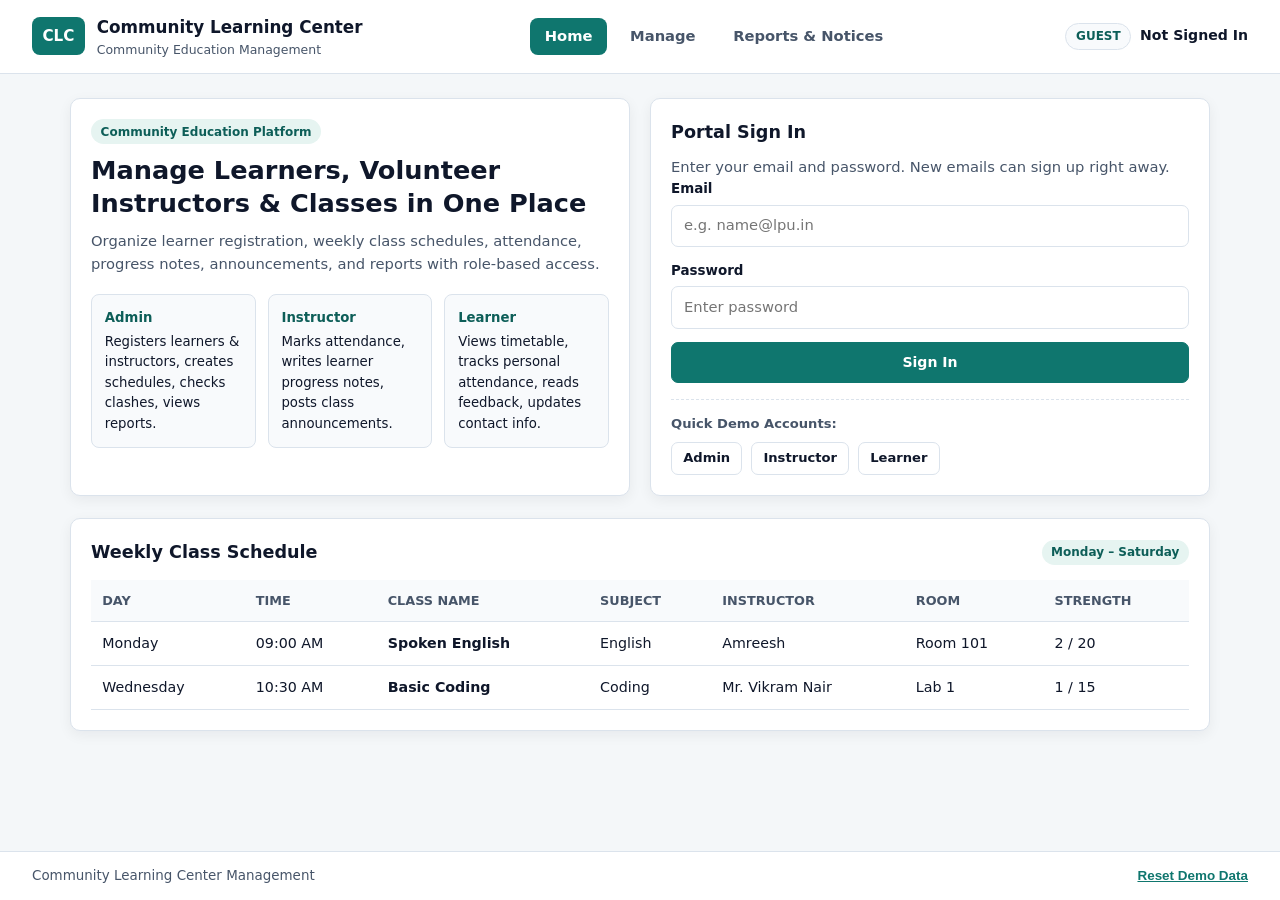
<file: index.html>
<!DOCTYPE html>
<html lang="en">
<head>
  <meta charset="UTF-8">
  <meta name="viewport" content="width=device-width, initial-scale=1.0">
  <title>Home | Community Learning Center</title>
  <link rel="stylesheet" href="style.css">
</head>
<body data-role="guest">
  <header class="topbar">
    <div class="brand">
      <span class="brand-badge">CLC</span>
      <div>
        <h1>Community Learning Center</h1>
        <p>Community Education Management</p>
      </div>
    </div>
    <nav class="nav-links">
      <a href="index.html" class="nav-link active">Home</a>
      <a href="manage.html" class="nav-link">Manage</a>
      <a href="reports.html" class="nav-link">Reports &amp; Notices</a>
    </nav>
    <div class="user-box">
      <span id="nav-user-badge" class="role-badge">Guest</span>
      <span id="nav-user-name" class="user-name">Not Signed In</span>
      <button id="btn-logout" type="button" class="btn btn-sm btn-outline auth-only" onclick="logoutUser()">Logout</button>
    </div>
  </header>

  <main id="page-home" class="container">
    <div id="toast-msg" class="toast no-print" style="display: none;"></div>

    <section class="guest-only">
      <div class="grid-2 hero-grid">
        <article class="card hero-card">
          <span class="pill">Community Education Platform</span>
          <h2>Manage Learners, Volunteer Instructors &amp; Classes in One Place</h2>
          <p class="muted">
            Organize learner registration, weekly class schedules, attendance,
            progress notes, announcements, and reports with role-based access.
          </p>
          <div class="role-summary-grid">
            <div class="mini-box">
              <strong>Admin</strong>
              <p>Registers learners &amp; instructors, creates schedules, checks clashes, views reports.</p>
            </div>
            <div class="mini-box">
              <strong>Instructor</strong>
              <p>Marks attendance, writes learner progress notes, posts class announcements.</p>
            </div>
            <div class="mini-box">
              <strong>Learner</strong>
              <p>Views timetable, tracks personal attendance, reads feedback, updates contact info.</p>
            </div>
          </div>
        </article>

        <article class="card auth-card">
          <h3>Portal Sign In</h3>
          <p class="muted">Enter your email and password. New emails can sign up right away.</p>

          <form id="login-form" onsubmit="handleLogin(event)">
            <div class="form-group">
              <label for="login-email">Email</label>
              <input type="email" id="login-email" placeholder="e.g. name@lpu.in" required>
            </div>
            <div class="form-group">
              <label for="login-password">Password</label>
              <input type="password" id="login-password" placeholder="Enter password" required>
            </div>
            <button id="login-submit-btn" type="submit" class="btn btn-primary btn-full">Sign In</button>
          </form>

          <form id="signup-step" class="signup-box" style="display: none;" onsubmit="completeSignup(event)">
            <p class="small-label">Email not found — choose a role to sign up (<span id="signup-email-label"></span>):</p>
            <div class="form-group">
              <label for="signup-name">Full Name</label>
              <input type="text" id="signup-name" placeholder="Enter your full name" required>
            </div>
            <div class="form-group">
              <label for="signup-role">Select Role</label>
              <select id="signup-role" required>
                <option value="learner">Learner</option>
                <option value="instructor">Volunteer Instructor</option>
                <option value="admin">Admin</option>
              </select>
            </div>
            <div class="btn-row">
              <button type="submit" class="btn btn-primary">Sign Up &amp; Sign In</button>
              <button type="button" class="btn btn-outline" onclick="cancelSignup()">Back</button>
            </div>
          </form>

          <div class="demo-login-box">
            <p class="small-label">Quick Demo Accounts:</p>
            <div class="btn-row">
              <button type="button" class="btn btn-sm btn-outline" onclick="quickLogin('iona@lpu.in')">Admin</button>
              <button type="button" class="btn btn-sm btn-outline" onclick="quickLogin('amreesh@lpu.in')">Instructor</button>
              <button type="button" class="btn btn-sm btn-outline" onclick="quickLogin('devika@lpu.in')">Learner</button>
            </div>
          </div>
        </article>
      </div>
    </section>

    <section class="auth-only">
      <div class="page-head">
        <div>
          <h2>Dashboard Overview</h2>
          <p id="dash-greeting" class="muted">Welcome to the portal.</p>
        </div>
        <div class="btn-row">
          <a href="manage.html" class="btn btn-primary">Open Manage Workspace</a>
          <a href="reports.html" class="btn btn-outline">View Reports &amp; Notices</a>
        </div>
      </div>

      <div class="grid-4 stats-grid">
        <div class="stat-card">
          <div id="stat-1-val" class="stat-val">0</div>
          <div id="stat-1-lbl" class="stat-lbl">Learners</div>
        </div>
        <div class="stat-card">
          <div id="stat-2-val" class="stat-val">0</div>
          <div id="stat-2-lbl" class="stat-lbl">Volunteer Instructors</div>
        </div>
        <div class="stat-card">
          <div id="stat-3-val" class="stat-val">0</div>
          <div id="stat-3-lbl" class="stat-lbl">Active Classes</div>
        </div>
        <div class="stat-card">
          <div id="stat-4-val" class="stat-val">0</div>
          <div id="stat-4-lbl" class="stat-lbl">Announcements</div>
        </div>
      </div>
    </section>

    <section class="learner-only card section-gap">
      <h3>Update My Contact Profile</h3>
      <form id="profile-form" class="grid-4 form-inline-grid" onsubmit="saveLearnerProfile(event)">
        <div class="form-group">
          <label for="prof-name">Full Name</label>
          <input type="text" id="prof-name" required>
        </div>
        <div class="form-group">
          <label for="prof-email">Email</label>
          <input type="email" id="prof-email" required>
        </div>
        <div class="form-group">
          <label for="prof-phone">10-Digit Phone</label>
          <input type="tel" id="prof-phone" pattern="[0-9]{10}" required>
        </div>
        <div class="form-group">
          <label for="prof-address">Address / Area</label>
          <input type="text" id="prof-address" required>
        </div>
        <div class="form-actions">
          <button type="submit" class="btn btn-primary">Save Changes</button>
        </div>
      </form>
    </section>

    <section class="card section-gap">
      <div class="card-head">
        <h3>Weekly Class Schedule</h3>
        <span class="pill">Monday – Saturday</span>
      </div>
      <div class="table-wrap">
        <table>
          <thead>
            <tr>
              <th>Day</th>
              <th>Time</th>
              <th>Class Name</th>
              <th>Subject</th>
              <th>Instructor</th>
              <th>Room</th>
              <th>Strength</th>
            </tr>
          </thead>
          <tbody id="home-schedule-tbody"></tbody>
        </table>
      </div>
    </section>
  </main>

  <footer class="footer">
    <p>Community Learning Center Management</p>
    <button type="button" class="link-btn" onclick="resetDemoData()">Reset Demo Data</button>
  </footer>

  <script src="script.js"></script>
</body>
</html>
</file>
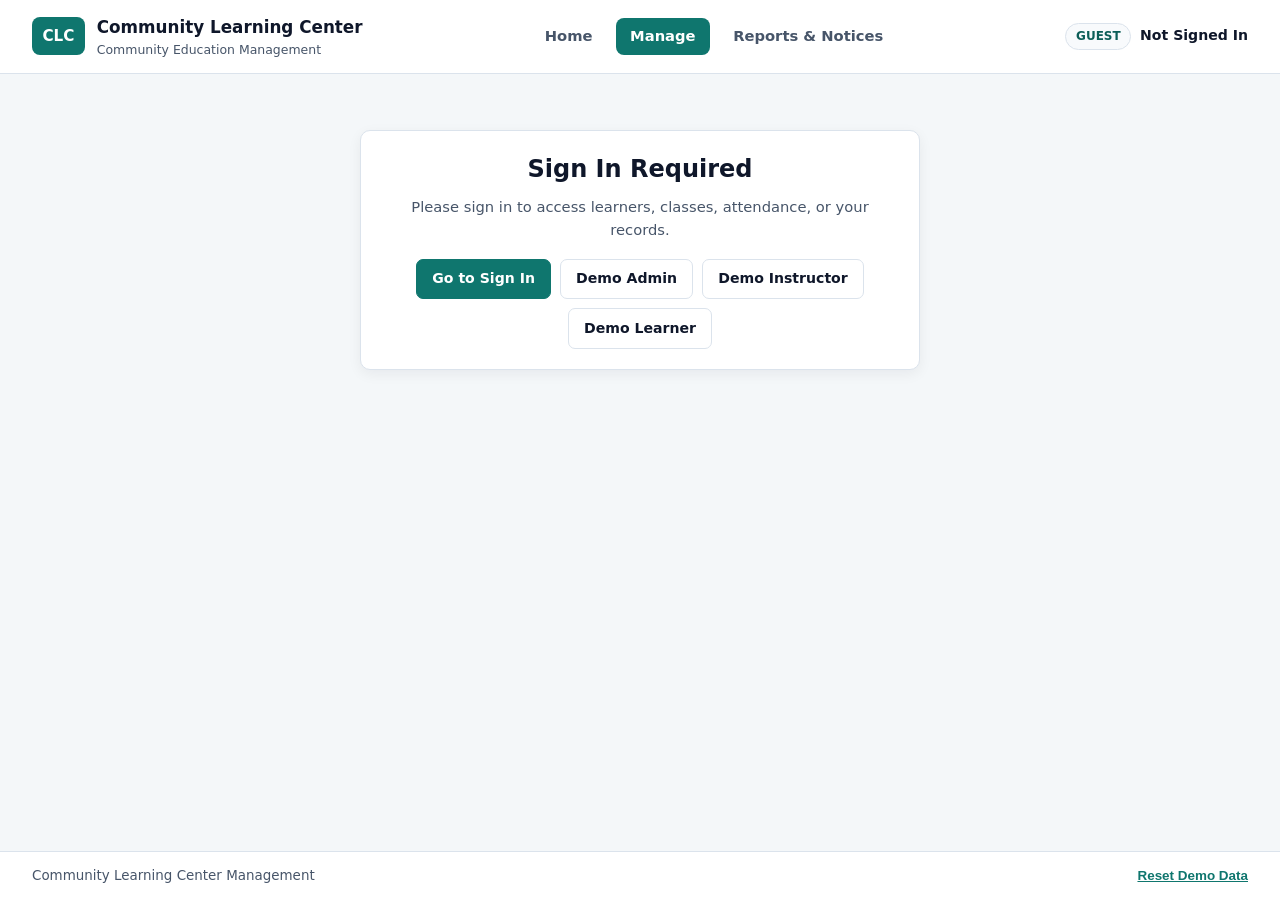
<file: manage.html>
<!DOCTYPE html>
<html lang="en">
<head>
  <meta charset="UTF-8">
  <meta name="viewport" content="width=device-width, initial-scale=1.0">
  <title>Manage | Community Learning Center</title>
  <link rel="stylesheet" href="style.css">
</head>
<body data-role="guest">
  <header class="topbar">
    <div class="brand">
      <span class="brand-badge">CLC</span>
      <div>
        <h1>Community Learning Center</h1>
        <p>Community Education Management</p>
      </div>
    </div>
    <nav class="nav-links">
      <a href="index.html" class="nav-link">Home</a>
      <a href="manage.html" class="nav-link active">Manage</a>
      <a href="reports.html" class="nav-link">Reports &amp; Notices</a>
    </nav>
    <div class="user-box">
      <span id="nav-user-badge" class="role-badge">Guest</span>
      <span id="nav-user-name" class="user-name">Not Signed In</span>
      <button id="btn-logout" type="button" class="btn btn-sm btn-outline auth-only" onclick="logoutUser()">Logout</button>
    </div>
  </header>

  <main id="page-manage" class="container">
    <div id="toast-msg" class="toast no-print" style="display: none;"></div>

    <section class="guest-only card center-box">
      <h2>Sign In Required</h2>
      <p class="muted">Please sign in to access learners, classes, attendance, or your records.</p>
      <div class="btn-row center-row">
        <a href="index.html" class="btn btn-primary">Go to Sign In</a>
        <button type="button" class="btn btn-outline" onclick="quickLogin('iona@lpu.in')">Demo Admin</button>
        <button type="button" class="btn btn-outline" onclick="quickLogin('amreesh@lpu.in')">Demo Instructor</button>
        <button type="button" class="btn btn-outline" onclick="quickLogin('devika@lpu.in')">Demo Learner</button>
      </div>
    </section>

    <section class="auth-only">
      <div class="page-head">
        <div>
          <h2>Center Operations</h2>
          <p class="muted">Role-based tools for learners, instructors, classes, attendance, and progress.</p>
        </div>
        <div class="tab-bar">
          <button id="tab-btn-learners" type="button" class="tab-btn admin-only" onclick="showTab('learners')">Learners</button>
          <button id="tab-btn-classes" type="button" class="tab-btn admin-only" onclick="showTab('classes')">Classes &amp; Instructors</button>
          <button id="tab-btn-attendance" type="button" class="tab-btn staff-only" onclick="showTab('attendance')">Attendance</button>
          <button id="tab-btn-progress" type="button" class="tab-btn staff-only" onclick="showTab('progress')">Progress Notes</button>
          <button id="tab-btn-myrecords" type="button" class="tab-btn learner-only" onclick="showTab('myrecords')">My Learning Records</button>
        </div>
      </div>

      <div id="tab-learners" class="tab-panel admin-only">
        <div class="grid-2">
          <article class="card">
            <h3 id="learner-form-heading">Register New Learner</h3>
            <form id="learner-form" onsubmit="saveLearner(event)">
              <div class="form-group">
                <label for="learner-name">Full Name *</label>
                <input type="text" id="learner-name" placeholder="e.g. Sneha Nair" required>
              </div>
              <div class="form-group">
                <label for="learner-email">Email Address *</label>
                <input type="email" id="learner-email" placeholder="sneha@lpu.in" required>
              </div>
              <div class="form-group">
                <label for="learner-phone">10-Digit Phone *</label>
                <input type="tel" id="learner-phone" pattern="[0-9]{10}" placeholder="9876543210" required>
              </div>
              <div class="form-group">
                <label for="learner-address">Area / Address *</label>
                <input type="text" id="learner-address" placeholder="Sector 5, City Center" required>
              </div>
              <div class="btn-row">
                <button type="submit" class="btn btn-primary">Save Learner</button>
                <button type="reset" class="btn btn-outline">Clear</button>
              </div>
            </form>
          </article>

          <article class="card">
            <div class="card-head">
              <h3>Registered Learners (<span id="learner-count">0</span>)</h3>
              <input type="text" id="learner-search" class="search-input" placeholder="Search name or email..." oninput="renderLearners()">
            </div>
            <div class="table-wrap">
              <table>
                <thead>
                  <tr>
                    <th>Name</th>
                    <th>Contact</th>
                    <th>Enrolled</th>
                    <th>Actions</th>
                  </tr>
                </thead>
                <tbody id="learners-tbody"></tbody>
              </table>
            </div>
          </article>
        </div>
      </div>

      <div id="tab-classes" class="tab-panel admin-only">
        <div class="grid-2">
          <article class="card">
            <h3>Add Volunteer Instructor</h3>
            <form id="instructor-form" onsubmit="saveInstructor(event)">
              <div class="form-group">
                <label for="inst-name">Full Name *</label>
                <input type="text" id="inst-name" placeholder="e.g. Ms. Neha Gupta" required>
              </div>
              <div class="grid-2">
                <div class="form-group">
                  <label for="inst-email">Email *</label>
                  <input type="email" id="inst-email" placeholder="neha@lpu.in" required>
                </div>
                <div class="form-group">
                  <label for="inst-phone">10-Digit Phone *</label>
                  <input type="tel" id="inst-phone" pattern="[0-9]{10}" placeholder="9876509999" required>
                </div>
              </div>
              <div class="form-group">
                <label for="inst-spec">Subject Specialty *</label>
                <input type="text" id="inst-spec" placeholder="e.g. Science / Coding" required>
              </div>
              <button type="submit" class="btn btn-primary">Add Instructor</button>
            </form>
            <hr class="divider">
            <h4>Volunteer Instructors</h4>
            <div class="table-wrap">
              <table>
                <thead>
                  <tr>
                    <th>Name</th>
                    <th>Specialty</th>
                    <th>Classes</th>
                  </tr>
                </thead>
                <tbody id="instructors-tbody"></tbody>
              </table>
            </div>
          </article>

          <article class="card">
            <h3>Create Class &amp; Assign Instructor</h3>
            <form id="class-form" onsubmit="saveClass(event)">
              <div class="grid-2">
                <div class="form-group">
                  <label for="cls-name">Class Name *</label>
                  <input type="text" id="cls-name" placeholder="e.g. Spoken English" required>
                </div>
                <div class="form-group">
                  <label for="cls-subject">Subject *</label>
                  <input type="text" id="cls-subject" placeholder="e.g. English" required>
                </div>
              </div>
              <div class="form-group">
                <label for="cls-instructor">Assign Instructor (Clash Checked) *</label>
                <select id="cls-instructor" required></select>
              </div>
              <div class="grid-2">
                <div class="form-group">
                  <label for="cls-day">Day *</label>
                  <select id="cls-day" required>
                    <option value="Monday">Monday</option>
                    <option value="Tuesday">Tuesday</option>
                    <option value="Wednesday">Wednesday</option>
                    <option value="Thursday">Thursday</option>
                    <option value="Friday">Friday</option>
                    <option value="Saturday">Saturday</option>
                  </select>
                </div>
                <div class="form-group">
                  <label for="cls-time">Time Slot *</label>
                  <select id="cls-time" required>
                    <option value="09:00 AM">09:00 AM</option>
                    <option value="10:30 AM">10:30 AM</option>
                    <option value="02:00 PM">02:00 PM</option>
                    <option value="04:00 PM">04:00 PM</option>
                  </select>
                </div>
              </div>
              <div class="grid-2">
                <div class="form-group">
                  <label for="cls-room">Room *</label>
                  <input type="text" id="cls-room" placeholder="Room 101" required>
                </div>
                <div class="form-group">
                  <label for="cls-capacity">Capacity *</label>
                  <input type="number" id="cls-capacity" min="5" max="60" value="20" required>
                </div>
              </div>
              <button type="submit" class="btn btn-primary">Create Class</button>
            </form>
          </article>
        </div>

        <article class="card section-gap">
          <h3>Class List &amp; Learner Enrollment</h3>
          <div class="table-wrap">
            <table>
              <thead>
                <tr>
                  <th>Class</th>
                  <th>Schedule</th>
                  <th>Instructor</th>
                  <th>Enrolled</th>
                  <th>Actions</th>
                </tr>
              </thead>
              <tbody id="classes-tbody"></tbody>
            </table>
          </div>
        </article>

        <article id="enroll-panel" class="card section-gap highlight-card" style="display: none;">
          <div class="card-head">
            <h4 id="enroll-class-title">Enroll Learners</h4>
            <button type="button" class="btn btn-sm btn-outline" onclick="closeEnrollPanel()">Close</button>
          </div>
          <input type="hidden" id="enroll-class-id">
          <div id="enroll-checkboxes" class="checkbox-grid"></div>
          <div class="btn-row section-gap-sm">
            <button type="button" class="btn btn-primary" onclick="saveEnrollment()">Save Enrollment</button>
          </div>
        </article>
      </div>

      <div id="tab-attendance" class="tab-panel staff-only">
        <article class="card">
          <div class="card-head">
            <h3>Mark Class Attendance</h3>
            <div class="btn-row">
              <select id="att-class" onchange="renderAttendanceSheet()"></select>
              <input type="date" id="att-date" onchange="renderAttendanceSheet()">
            </div>
          </div>
          <div class="table-wrap">
            <table>
              <thead>
                <tr>
                  <th>Learner Name</th>
                  <th>Phone</th>
                  <th>Attendance Status</th>
                </tr>
              </thead>
              <tbody id="att-tbody"></tbody>
            </table>
          </div>
          <div class="btn-row section-gap-sm">
            <button type="button" class="btn btn-primary" onclick="saveAttendance()">Save Attendance</button>
          </div>
        </article>
      </div>

      <div id="tab-progress" class="tab-panel staff-only">
        <div class="grid-2">
          <article class="card">
            <h3>Record Progress Note</h3>
            <form id="prog-form" onsubmit="saveProgressNote(event)">
              <div class="form-group">
                <label for="prog-class">Class *</label>
                <select id="prog-class" onchange="populateProgressLearners()" required></select>
              </div>
              <div class="form-group">
                <label for="prog-learner">Learner *</label>
                <select id="prog-learner" required></select>
              </div>
              <div class="form-group">
                <label for="prog-rating">Rating (1 to 5 Stars) *</label>
                <select id="prog-rating" required>
                  <option value="5">5 - Excellent</option>
                  <option value="4">4 - Very Good</option>
                  <option value="3">3 - Good</option>
                  <option value="2">2 - Needs Practice</option>
                  <option value="1">1 - Needs Attention</option>
                </select>
              </div>
              <div class="form-group">
                <label for="prog-comment">Instructor Feedback *</label>
                <textarea id="prog-comment" rows="3" placeholder="Write strengths or areas to improve..." required></textarea>
              </div>
              <button type="submit" class="btn btn-primary">Save Progress Note</button>
            </form>
          </article>

          <article class="card">
            <h3>Recent Progress Notes</h3>
            <div id="prog-list" class="feed-list"></div>
          </article>
        </div>
      </div>

      <div id="tab-myrecords" class="tab-panel learner-only">
        <div class="grid-2">
          <article class="card">
            <h3>My Enrolled Classes</h3>
            <div id="my-classes-list" class="feed-list"></div>
            <h3 class="section-gap-sm">Instructor Progress Feedback</h3>
            <div id="my-notes-list" class="feed-list"></div>
          </article>
          <article class="card">
            <h3>My Attendance History</h3>
            <div class="table-wrap">
              <table>
                <thead>
                  <tr>
                    <th>Date</th>
                    <th>Class</th>
                    <th>Status</th>
                  </tr>
                </thead>
                <tbody id="my-att-tbody"></tbody>
              </table>
            </div>
          </article>
        </div>
      </div>
    </section>
  </main>

  <footer class="footer">
    <p>Community Learning Center Management</p>
    <button type="button" class="link-btn" onclick="resetDemoData()">Reset Demo Data</button>
  </footer>

  <script src="script.js"></script>
</body>
</html>
</file>
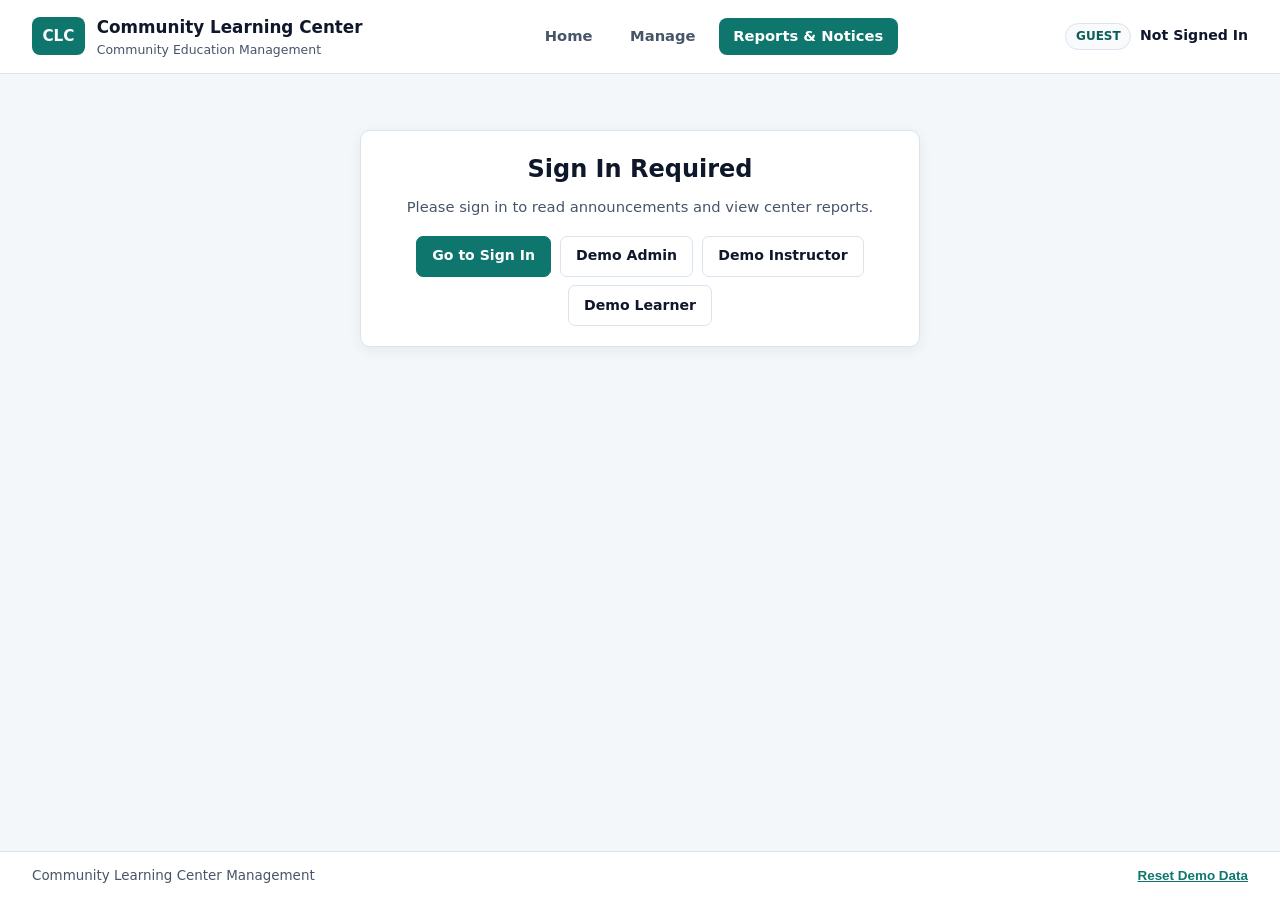
<file: reports.html>
<!DOCTYPE html>
<html lang="en">
<head>
  <meta charset="UTF-8">
  <meta name="viewport" content="width=device-width, initial-scale=1.0">
  <title>Reports &amp; Notices | Community Learning Center</title>
  <link rel="stylesheet" href="style.css">
</head>
<body data-role="guest">
  <header class="topbar">
    <div class="brand">
      <span class="brand-badge">CLC</span>
      <div>
        <h1>Community Learning Center</h1>
        <p>Community Education Management</p>
      </div>
    </div>
    <nav class="nav-links">
      <a href="index.html" class="nav-link">Home</a>
      <a href="manage.html" class="nav-link">Manage</a>
      <a href="reports.html" class="nav-link active">Reports &amp; Notices</a>
    </nav>
    <div class="user-box">
      <span id="nav-user-badge" class="role-badge">Guest</span>
      <span id="nav-user-name" class="user-name">Not Signed In</span>
      <button id="btn-logout" type="button" class="btn btn-sm btn-outline auth-only" onclick="logoutUser()">Logout</button>
    </div>
  </header>

  <main id="page-reports" class="container">
    <div id="toast-msg" class="toast no-print" style="display: none;"></div>

    <section class="guest-only card center-box">
      <h2>Sign In Required</h2>
      <p class="muted">Please sign in to read announcements and view center reports.</p>
      <div class="btn-row center-row">
        <a href="index.html" class="btn btn-primary">Go to Sign In</a>
        <button type="button" class="btn btn-outline" onclick="quickLogin('iona@lpu.in')">Demo Admin</button>
        <button type="button" class="btn btn-outline" onclick="quickLogin('amreesh@lpu.in')">Demo Instructor</button>
        <button type="button" class="btn btn-outline" onclick="quickLogin('devika@lpu.in')">Demo Learner</button>
      </div>
    </section>

    <section class="auth-only">
      <div class="page-head">
        <div>
          <h2>Announcements &amp; Summary Reports</h2>
          <p class="muted">Center notices, attendance statistics, class strength, and instructor workload.</p>
        </div>
        <button type="button" class="btn btn-outline no-print" onclick="window.print()">Print Report</button>
      </div>

      <div class="grid-2">
        <article class="card staff-only no-print">
          <h3>Post New Announcement</h3>
          <form id="notice-form" onsubmit="saveAnnouncement(event)">
            <div class="form-group">
              <label for="notice-title">Title *</label>
              <input type="text" id="notice-title" placeholder="e.g. Science Workshop Tomorrow" required>
            </div>
            <div class="form-group">
              <label for="notice-target">Target Audience *</label>
              <select id="notice-target" required></select>
            </div>
            <div class="form-group">
              <label for="notice-msg">Message *</label>
              <textarea id="notice-msg" rows="3" placeholder="Enter announcement details..." required></textarea>
            </div>
            <button type="submit" class="btn btn-primary">Publish Notice</button>
          </form>
        </article>

        <article class="card notice-board-card">
          <div class="card-head">
            <h3>Notice Board</h3>
            <select id="notice-filter" class="filter-select" onchange="renderAnnouncements()">
              <option value="all">All Visible Notices</option>
            </select>
          </div>
          <div id="notices-list" class="feed-list"></div>
        </article>
      </div>

      <div class="grid-4 stats-grid section-gap">
        <div class="stat-card">
          <div id="rep-att-rate" class="stat-val">0%</div>
          <div class="stat-lbl">Overall Attendance</div>
        </div>
        <div class="stat-card">
          <div id="rep-sessions" class="stat-val">0</div>
          <div class="stat-lbl">Attendance Entries</div>
        </div>
        <div class="stat-card">
          <div id="rep-avg-fill" class="stat-val">0%</div>
          <div class="stat-lbl">Avg Class Capacity Used</div>
        </div>
        <div class="stat-card">
          <div id="rep-notes-count" class="stat-val">0</div>
          <div class="stat-lbl">Progress Notes</div>
        </div>
      </div>

      <article class="card learner-only section-gap">
        <h3>My Personal Attendance Summary</h3>
        <div id="rep-my-summary" class="feed-list"></div>
      </article>

      <div class="grid-2 section-gap">
        <article class="card">
          <h3>Attendance Percentage by Class</h3>
          <div id="rep-att-bars" class="bars-list"></div>
        </article>
        <article class="card">
          <h3>Class Strength (Enrolled vs Capacity)</h3>
          <div id="rep-strength-bars" class="bars-list"></div>
        </article>
      </div>

      <article id="rep-load-card" class="card admin-only section-gap">
        <h3>Volunteer Instructor Teaching Load</h3>
        <div id="rep-load-bars" class="bars-list"></div>
      </article>
    </section>
  </main>

  <footer class="footer no-print">
    <p>Community Learning Center Management</p>
    <button type="button" class="link-btn" onclick="resetDemoData()">Reset Demo Data</button>
  </footer>

  <script src="script.js"></script>
</body>
</html>
</file>
<file: style.css>
:root {
  --bg: #f4f7f9;
  --surface: #ffffff;
  --soft: #f8fafc;
  --text: #0f172a;
  --muted: #475569;
  --border: #dbe3ec;
  --primary: #0f766e;
  --primary-dark: #0d5e58;
  --primary-light: #e6f4f1;
  --accent: #d97706;
  --danger: #dc2626;
  --success: #15803d;
  --warning: #b45309;
  --radius: 10px;
  --shadow: 0 4px 14px rgba(15, 23, 42, 0.06);
}

* {
  box-sizing: border-box;
  margin: 0;
  padding: 0;
}

body {
  font-family: "Segoe UI", system-ui, -apple-system, sans-serif;
  background: var(--bg);
  color: var(--text);
  line-height: 1.55;
  min-height: 100vh;
  display: flex;
  flex-direction: column;
}

.topbar, .footer {
  background: var(--surface);
  padding: 0.85rem 2rem;
  display: flex;
  align-items: center;
  justify-content: space-between;
  flex-wrap: wrap;
  gap: 0.85rem;
}

.topbar { border-bottom: 1px solid var(--border); position: sticky; top: 0; z-index: 20; }
.footer { border-top: 1px solid var(--border); font-size: 0.84rem; color: var(--muted); }

.brand, .user-box, .nav-links, .btn-row, .tab-bar, .radio-group {
  display: flex;
  align-items: center;
  flex-wrap: wrap;
  gap: 0.55rem;
}

.brand { gap: 0.75rem; }
.brand-badge { background: var(--primary); color: #fff; font-weight: 700; font-size: 0.95rem; padding: 0.45rem 0.65rem; border-radius: 8px; }
.brand h1 { font-size: 1.05rem; }
.brand p { font-size: 0.78rem; color: var(--muted); }

.nav-link { text-decoration: none; color: var(--muted); font-weight: 600; font-size: 0.92rem; padding: 0.45rem 0.9rem; border-radius: 8px; transition: 0.2s; }
.nav-link:hover { background: var(--primary-light); color: var(--primary-dark); }
.nav-link.active { background: var(--primary); color: #fff; }
.user-name { font-size: 0.88rem; font-weight: 600; }

.container { width: 100%; max-width: 1180px; margin: 0 auto; padding: 1.5rem 1.25rem 2.5rem; flex: 1; }
.page-head, .card-head, .feed-top, .bar-row-head { display: flex; justify-content: space-between; align-items: center; gap: 0.75rem; flex-wrap: wrap; }
.page-head { align-items: flex-end; margin-bottom: 1.25rem; }
.page-head h2 { font-size: 1.45rem; }
.card-head { margin-bottom: 0.9rem; }
.section-gap { margin-top: 1.35rem; }
.section-gap-sm { margin-top: 1rem; }

.grid-2 { display: grid; grid-template-columns: repeat(2, minmax(0, 1fr)); gap: 1.25rem; }
.grid-4 { display: grid; grid-template-columns: repeat(4, minmax(0, 1fr)); gap: 1rem; }
.hero-grid { align-items: stretch; }
.role-summary-grid { display: grid; grid-template-columns: repeat(3, minmax(0, 1fr)); gap: 0.75rem; margin-top: 1.15rem; }
.checkbox-grid { display: grid; grid-template-columns: repeat(3, minmax(0, 1fr)); gap: 0.6rem; }

.card, .stat-card { background: var(--surface); border: 1px solid var(--border); border-radius: var(--radius); box-shadow: var(--shadow); }
.card { padding: 1.25rem; }
.highlight-card { border-color: var(--primary); background: #f9fdfc; }
.card h3 { font-size: 1.1rem; margin-bottom: 0.65rem; }
.card-head h3, .card-head h4 { margin-bottom: 0; }
.hero-card h2 { font-size: 1.6rem; margin: 0.6rem 0; line-height: 1.3; }

.stat-card { border-left: 4px solid var(--primary); padding: 1rem 1.15rem; }
.stat-val { font-size: 1.7rem; font-weight: 700; color: var(--primary-dark); }
.stat-lbl { font-size: 0.85rem; color: var(--muted); font-weight: 600; }

.mini-box, .feed-item { background: var(--soft); border: 1px solid var(--border); border-radius: 8px; padding: 0.8rem; }
.mini-box { font-size: 0.83rem; }
.mini-box strong { color: var(--primary-dark); display: block; margin-bottom: 0.2rem; }
.muted { color: var(--muted); font-size: 0.92rem; }
.small-label { font-size: 0.82rem; font-weight: 600; color: var(--muted); margin-bottom: 0.45rem; }
.sub-text { display: block; font-size: 0.78rem; color: var(--muted); margin-top: 0.15rem; }
.empty-msg { color: var(--muted); font-size: 0.9rem; padding: 0.5rem 0; }
.divider { border: 0; border-top: 1px solid var(--border); margin: 1.15rem 0; }
.demo-login-box, .signup-box { margin-top: 1rem; padding-top: 0.9rem; border-top: 1px dashed var(--border); }
.center-box { text-align: center; max-width: 560px; margin: 2rem auto; }
.center-box p { margin: 0.5rem 0 1.1rem; }
.center-row { justify-content: center; }

.pill, .role-badge, .status-tag { display: inline-block; font-weight: 700; border-radius: 999px; font-size: 0.75rem; padding: 0.2rem 0.6rem; }
.pill { background: var(--primary-light); color: var(--primary-dark); }
.role-badge { background: var(--soft); border: 1px solid var(--border); color: var(--primary-dark); text-transform: uppercase; }
.status-tag { text-transform: capitalize; }
.tag-present, .toast.ok { background: #dcfce7; color: var(--success); border-color: #bbf7d0; }
.tag-absent, .toast.err { background: #fee2e2; color: var(--danger); border-color: #fecaca; }
.tag-late { background: #fef3c7; color: var(--warning); }
.stars { color: var(--accent); font-weight: 700; }

.form-group { margin-bottom: 0.85rem; }
label { display: block; font-size: 0.84rem; font-weight: 600; margin-bottom: 0.3rem; }
input, select, textarea { width: 100%; padding: 0.55rem 0.75rem; border: 1px solid var(--border); border-radius: 7px; font: inherit; font-size: 0.92rem; background: var(--surface); color: var(--text); }
input:focus, select:focus, textarea:focus { outline: none; border-color: var(--primary); box-shadow: 0 0 0 3px rgba(15, 118, 110, 0.14); }
.search-input { width: 220px; }
.filter-select { width: auto; min-width: 180px; }
.form-inline-grid .form-actions { grid-column: 1 / -1; }

.btn, .tab-btn { display: inline-block; border: 1px solid var(--border); border-radius: 7px; padding: 0.52rem 0.95rem; font: inherit; font-size: 0.88rem; font-weight: 600; text-decoration: none; cursor: pointer; transition: 0.2s; }
.btn-sm { padding: 0.35rem 0.7rem; font-size: 0.82rem; }
.btn-full { width: 100%; }
.btn-primary, .tab-btn.active { background: var(--primary); border-color: var(--primary); color: #fff; }
.btn-primary:hover { background: var(--primary-dark); }
.btn-outline, .tab-btn { background: var(--surface); color: var(--text); }
.btn-outline:hover { background: var(--soft); border-color: var(--primary); }
.tab-btn { color: var(--muted); }
.btn-danger { background: #fee2e2; color: var(--danger); border-color: #fecaca; }
.btn-danger:hover { background: #fecaca; }
.link-btn { background: none; border: none; color: var(--primary); font-weight: 600; cursor: pointer; text-decoration: underline; font-size: 0.84rem; }

.tab-panel { display: none; }
.tab-panel.active { display: block; }

.table-wrap { width: 100%; overflow-x: auto; }
table { width: 100%; border-collapse: collapse; font-size: 0.89rem; }
th, td { text-align: left; padding: 0.65rem 0.7rem; border-bottom: 1px solid var(--border); }
th { background: var(--soft); font-weight: 700; color: var(--muted); font-size: 0.8rem; text-transform: uppercase; }
tbody tr:hover { background: #f9fbfd; }

.radio-pill, .check-item { display: inline-flex; align-items: center; gap: 0.4rem; padding: 0.35rem 0.65rem; background: var(--surface); border: 1px solid var(--border); border-radius: 7px; font-size: 0.84rem; font-weight: 600; cursor: pointer; }
.radio-pill input, .check-item input { width: auto; }

.feed-list, .bars-list { display: flex; flex-direction: column; gap: 0.8rem; }
.feed-top { margin-bottom: 0.35rem; }
.bar-row-head { font-size: 0.86rem; font-weight: 600; margin-bottom: 0.3rem; }
.bar-track { width: 100%; height: 12px; background: #e2e8f0; border-radius: 999px; overflow: hidden; }
.bar-fill { height: 100%; background: var(--primary); border-radius: 999px; transition: width 0.35s ease; }
.bar-fill.accent { background: var(--accent); }
.toast { padding: 0.75rem 1rem; border-radius: 8px; font-weight: 600; font-size: 0.9rem; margin-bottom: 1rem; border: 1px solid transparent; }

body[data-role="guest"] .auth-only,
body[data-role="guest"] .admin-only,
body[data-role="guest"] .staff-only,
body[data-role="guest"] .learner-only,
body:not([data-role="guest"]) .guest-only,
body[data-role="admin"] .learner-only,
body[data-role="instructor"] .admin-only,
body[data-role="instructor"] .learner-only,
body[data-role="learner"] .admin-only,
body[data-role="learner"] .staff-only {
  display: none;
}

body[data-role="learner"] .notice-board-card { grid-column: 1 / -1; }

@media (max-width: 860px) {
  .grid-2, .grid-4, .role-summary-grid, .checkbox-grid { grid-template-columns: 1fr; }
  .topbar, .footer { padding: 0.85rem 1rem; }
  .search-input { width: 100%; }
}

@media print {
  .topbar, .no-print { display: none !important; }
  body { background: #fff; }
  .card { box-shadow: none; }
}
</file>
